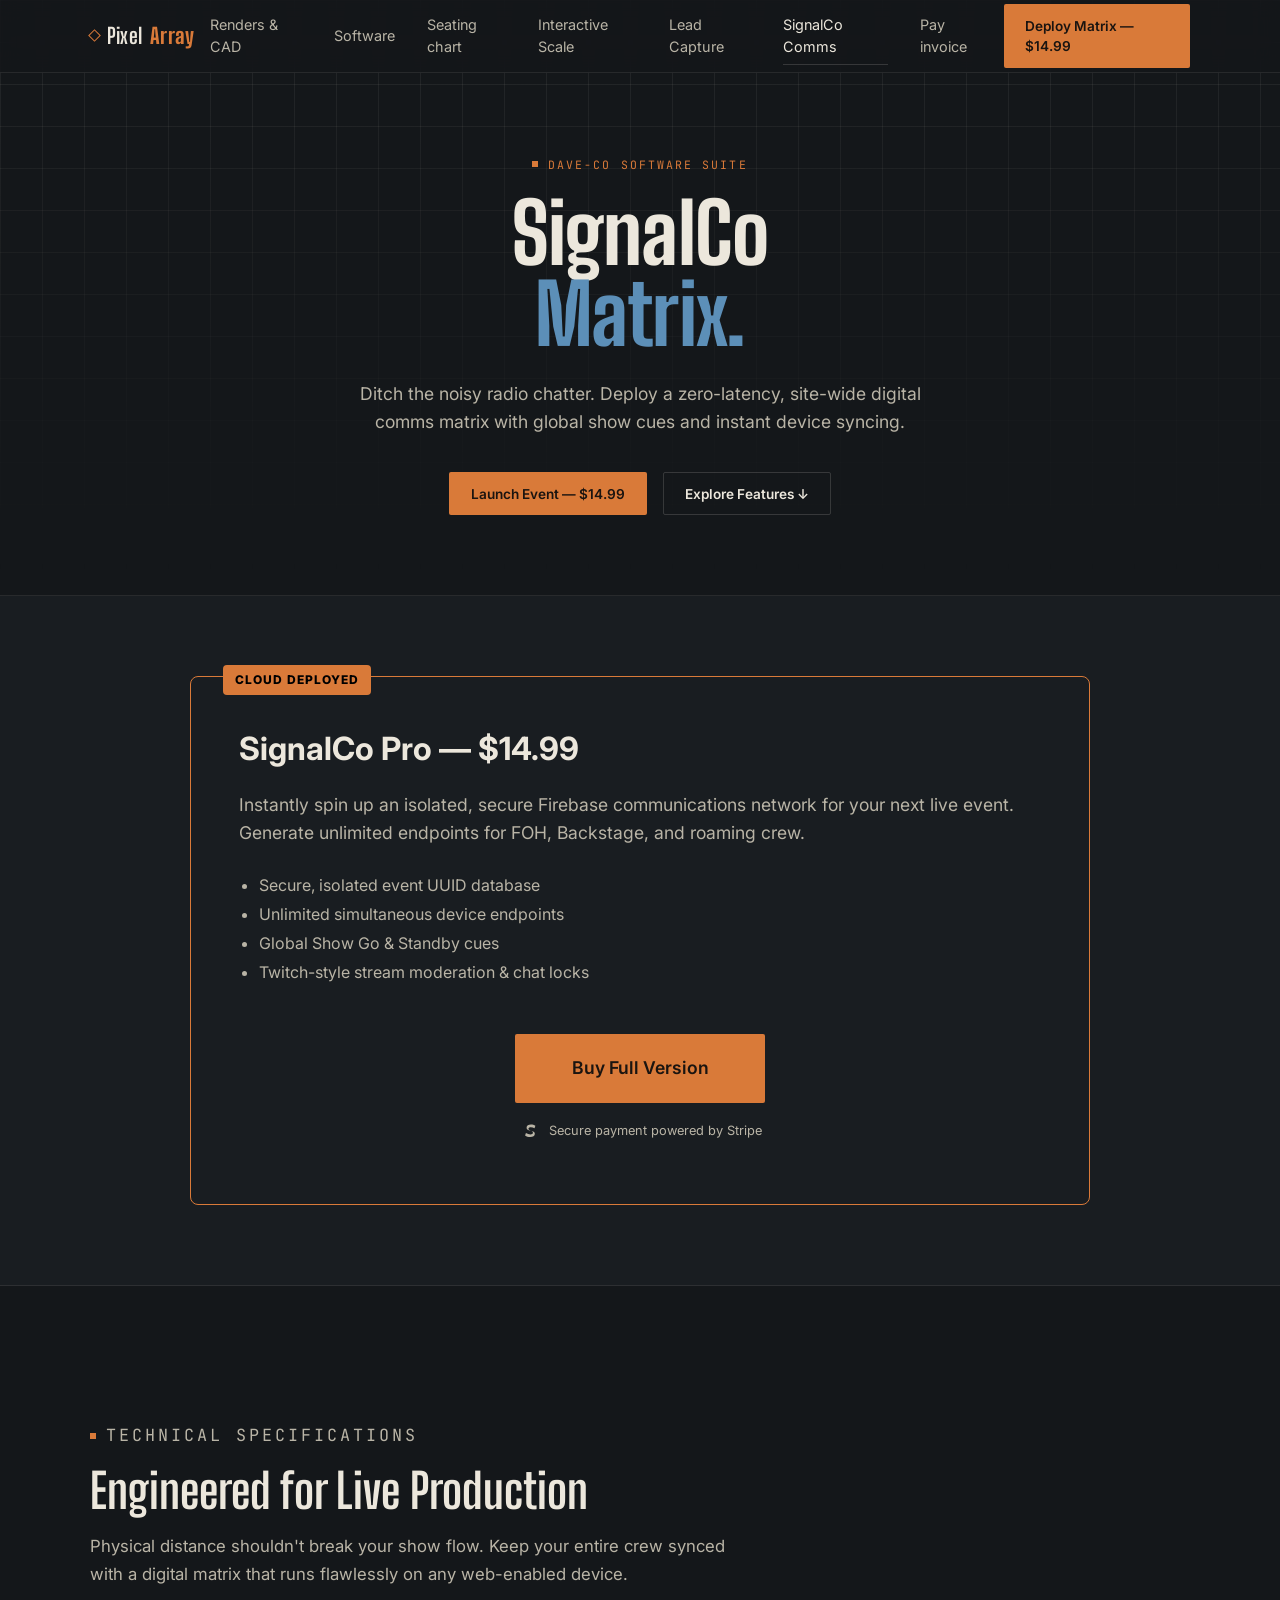
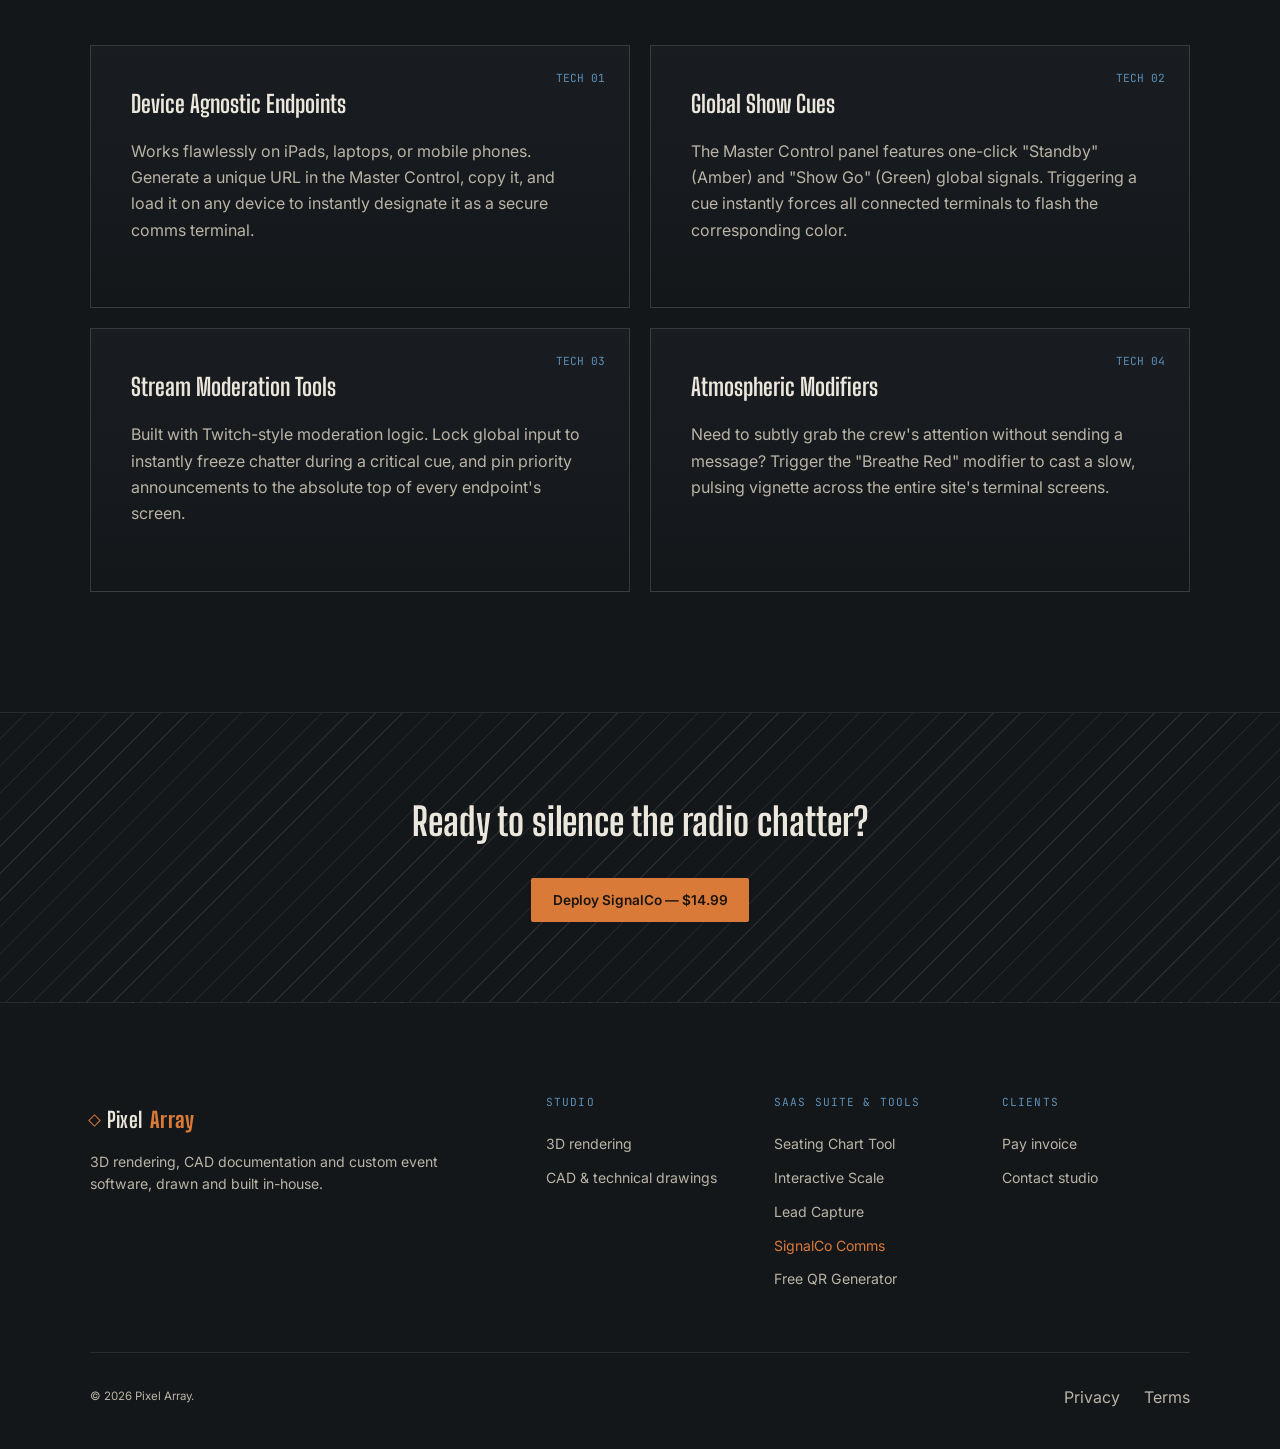
<file: Signal.html>
<!DOCTYPE html>
<html lang="en">
<head>
    <meta charset="UTF-8">
    <meta name="viewport" content="width=device-width, initial-scale=1.0">
    <title>SignalCo Live Event Comms Matrix | Pixel Array</title>
    <meta name="description" content="Deploy a zero-latency, site-wide digital comms matrix for your live event instantly. Features global show cues, stream moderation, and multi-terminal syncing for $14.99 per event.">
    <meta name="keywords" content="event messaging software, live production comms, digital comms matrix, show caller software, event production tools, digital run of show">
    
    <link rel="stylesheet" href="css/main.css">

    <script async src="https://www.googletagmanager.com/gtag/js?id=G-X68VEX2VRE"></script>
    <script>
      window.dataLayer = window.dataLayer || [];
      function gtag(){dataLayer.push(arguments);}
      gtag('js', new Date());
      gtag('config', 'G-X68VEX2VRE');
    </script>

    <!-- Comprehensive SEO Schema for SignalCo -->
    <script type="application/ld+json">
    {
      "@context": "https://schema.org",
      "@type": "SoftwareApplication",
      "name": "Dave-Co SignalCo Comms Matrix",
      "operatingSystem": "Web browser, iOS, Android, macOS, Windows",
      "applicationCategory": "CommunicationApplication",
      "description": "A digital, site-wide communications matrix for live event production. Features instant deployment, global show cues, and real-time chat moderation for event staff.",
      "offers": {
        "@type": "Offer",
        "price": "14.99",
        "priceCurrency": "AUD",
        "availability": "https://schema.org/InStock"
      },
      "publisher": {
        "@type": "Organization",
        "name": "Pixel Array",
        "url": "https://pixelarray.com.au"
      }
    }
    </script>
</head>
<body>

<a href="#main" class="sr-only focus:absolute">Skip to content</a>

<header class="site-head">
  <div class="head-row">
    <a href="index.html" class="brand"><span class="mark" aria-hidden="true"></span>Pixel<span class="x">Array</span></a>

    <nav class="primary" aria-label="Primary">
      <a href="index.html#renders">Renders &amp; CAD</a>
      <a href="index.html#software">Software</a>
      <a href="seating-chart.html">Seating chart</a>
      <a href="scale.html">Interactive Scale</a>
      <a href="expo.html">Lead Capture</a>
      <a href="signal.html" style="color: var(--paper); border-color: var(--line-strong);">SignalCo Comms</a>
      <a href="pay.html">Pay invoice</a>
    </nav>

    <div class="head-actions">
      <!-- Update this Stripe link when your Make.com flow is ready -->
      <a href="#" class="btn btn-marker">Deploy Matrix — $14.99</a>
      <button type="button" class="nav-toggle" data-nav-open aria-expanded="false" aria-controls="mobile-nav" aria-label="Open menu">
        <svg width="20" height="20" viewBox="0 0 24 24" fill="none" stroke="currentColor" stroke-width="2"><path d="M4 6h16M4 12h16M4 18h16"/></svg>
      </button>
    </div>
  </div>
</header>

<div class="scrim" data-scrim></div>
<nav id="mobile-nav" class="mobile-panel" data-nav-panel aria-label="Mobile">
  <button class="close" data-nav-close aria-label="Close menu">
    <svg width="20" height="20" viewBox="0 0 24 24" fill="none" stroke="currentColor" stroke-width="2"><path d="M6 18L18 6M6 6l12 12"/></svg>
  </button>
  <a href="index.html#renders">Renders &amp; CAD</a>
  <a href="index.html#software">Software</a>
  <a href="seating-chart.html">Seating chart</a>
  <a href="scale.html">Interactive Scale</a>
  <a href="expo.html">Lead Capture</a>
  <a href="signal.html">SignalCo Comms</a>
  <a href="qr.html">Free QR Tool</a>
  <a href="pay.html">Pay invoice</a>
</nav>

<main id="main">

  <!-- HERO SECTION -->
  <section class="hero">
    <div class="grid-bg" aria-hidden="true"></div>
    <div class="crosshair" aria-hidden="true"></div>
    <div class="hud" aria-hidden="true">X <span data-hud-x>0000</span> &nbsp; Y <span data-hud-y>0000</span></div>

    <div class="wrap hero-inner" style="grid-template-columns: 1fr; max-width: 800px; margin: 0 auto; text-align: center;">
      <div class="reveal">
        <p class="eyebrow">Dave-Co Software Suite</p>
        <h1 class="hero-title">SignalCo<br><em>Matrix.</em></h1>
        <p class="hero-sub" style="margin-left: auto; margin-right: auto;">Ditch the noisy radio chatter. Deploy a zero-latency, site-wide digital comms matrix with global show cues and instant device syncing.</p>
        <div class="hero-ctas" style="justify-content: center;">
          <a href="#" class="btn btn-marker">Launch Event — $14.99</a>
          <a href="#features" class="btn btn-ghost">Explore Features ↓</a>
        </div>
      </div>
    </div>
  </section>

  <!-- PRICING & DEPLOYMENT SECTION -->
  <section class="block strip" style="padding-top: 5rem; padding-bottom: 5rem;">
    <div class="wrap reveal">
        <div style="background: var(--ink-raised); padding: 3rem; border: 1px solid var(--marker); border-radius: 8px; position: relative; max-width: 900px; margin: 0 auto; display: flex; flex-direction: column; md:flex-row; gap: 3rem; align-items: center;">
            
            <div style="position: absolute; top: -12px; left: 32px; background: var(--marker); color: #000; font-size: 0.75rem; font-weight: 800; padding: 6px 12px; border-radius: 4px; text-transform: uppercase; letter-spacing: 1px;">Cloud Deployed</div>
            
            <div style="flex: 1;">
                <h2 style="margin-top: 0; font-size: 2rem; margin-bottom: 1rem;">SignalCo Pro — $14.99</h2>
                <p style="color: var(--paper-dim); font-size: 1.1rem; line-height: 1.6; margin-bottom: 1.5rem;">Instantly spin up an isolated, secure Firebase communications network for your next live event. Generate unlimited endpoints for FOH, Backstage, and roaming crew.</p>
                
                <ul style="list-style-type: disc; padding-left: 1.25rem; color: var(--paper-dim); line-height: 1.8; margin-bottom: 0;">
                    <li>Secure, isolated event UUID database</li>
                    <li>Unlimited simultaneous device endpoints</li>
                    <li>Global Show Go &amp; Standby cues</li>
                    <li>Twitch-style stream moderation &amp; chat locks</li>
                </ul>
            </div>
            
            <div style="min-width: 250px; text-align: center;">
                <a href="#" class="btn btn-marker" style="width: 100%; text-align: center; justify-content: center; padding: 1.25rem; font-size: 1.1rem;">Buy Full Version</a>
                <p style="margin-top: 1rem; font-size: 0.8rem; color: var(--paper-dim); display: flex; align-items: center; justify-content: center; gap: 6px;">
                    <svg width="24" height="24" viewBox="0 0 40 40" fill="currentColor">
                        <path d="M19.74,13.62c-2.31,0-4.04,1.06-4.04,2.79c0,1.54,1.44,2.4,3.75,2.98l2.12,.58c2.98,.77,4.81,2.02,4.81,4.52,0,3.37-3.17,5.58-7.79,5.58-3.08,0-6.15-1.15-8.46-2.69l1.44-4.13c2.4,1.35,5.19,2.4,7.4,2.4,2.6,0,4.23-1.06,4.23-2.88,0-1.63-1.35-2.5-3.85-3.08l-1.92-.48c-3.17-.87-4.81-2.21-4.81-4.52,0-3.37,3.08-5.38,7.31-5.38,2.79,0,5.29,.87,7.4,2.12l-1.44,4.04c-1.92-1.06-4.23-1.83-6.15-1.83Z"/>
                    </svg>
                    Secure payment powered by Stripe
                </p>
            </div>

        </div>
    </div>
  </section>

  <!-- FEATURES GRID -->
  <section id="features" class="block">
    <div class="wrap">
      <div class="block-head reveal">
        <p class="eyebrow">Technical Specifications</p>
        <h2>Engineered for Live Production</h2>
        <p>Physical distance shouldn't break your show flow. Keep your entire crew synced with a digital matrix that runs flawlessly on any web-enabled device.</p>
      </div>

      <div class="feature-grid">
        <article class="feature reveal">
          <span class="frame-no">TECH 01</span>
          <h3>Device Agnostic Endpoints</h3>
          <p>Works flawlessly on iPads, laptops, or mobile phones. Generate a unique URL in the Master Control, copy it, and load it on any device to instantly designate it as a secure comms terminal.</p>
        </article>

        <article class="feature reveal" style="transition-delay:50ms">
          <span class="frame-no">TECH 02</span>
          <h3>Global Show Cues</h3>
          <p>The Master Control panel features one-click "Standby" (Amber) and "Show Go" (Green) global signals. Triggering a cue instantly forces all connected terminals to flash the corresponding color.</p>
        </article>

        <article class="feature reveal" style="transition-delay:100ms">
          <span class="frame-no">TECH 03</span>
          <h3>Stream Moderation Tools</h3>
          <p>Built with Twitch-style moderation logic. Lock global input to instantly freeze chatter during a critical cue, and pin priority announcements to the absolute top of every endpoint's screen.</p>
        </article>

        <article class="feature reveal" style="transition-delay:150ms">
          <span class="frame-no">TECH 04</span>
          <h3>Atmospheric Modifiers</h3>
          <p>Need to subtly grab the crew's attention without sending a message? Trigger the "Breathe Red" modifier to cast a slow, pulsing vignette across the entire site's terminal screens.</p>
        </article>
      </div>
    </div>
  </section>

  <section class="cta-band">
    <div class="wrap reveal">
      <h3>Ready to silence the radio chatter?</h3>
      <a href="#" class="btn btn-marker">Deploy SignalCo — $14.99</a>
    </div>
  </section>

</main>

<footer id="contact">
  <div class="wrap">
    <div class="foot-grid">
      <div class="foot-col" style="grid-column: span 2;">
        <p class="brand" style="margin-bottom:0.75rem;"><span class="mark" aria-hidden="true"></span>Pixel<span class="x">Array</span></p>
        <p style="color:var(--paper-dim);font-size:0.88rem;line-height:1.6;max-width:22rem;">3D rendering, CAD documentation and custom event software, drawn and built in-house.</p>
      </div>
      <div class="foot-col">
        <p class="ft-head">Studio</p>
        <a href="index.html#renders">3D rendering</a>
        <a href="index.html#renders">CAD &amp; technical drawings</a>
      </div>
      <div class="foot-col">
        <p class="ft-head">SaaS Suite &amp; Tools</p>
        <a href="seating-chart.html">Seating Chart Tool</a>
        <a href="scale.html">Interactive Scale</a>
        <a href="expo.html">Lead Capture</a>
        <a href="signal.html" style="color: var(--marker);">SignalCo Comms</a>
        <a href="qr.html">Free QR Generator</a>
      </div>
      <div class="foot-col">
        <p class="ft-head">Clients</p>
        <a href="pay.html">Pay invoice</a>
        <a href="index.html#contact">Contact studio</a>
      </div>
    </div>

    <div class="foot-bottom">
      <small>© <span id="y"></span> Pixel Array.</small>
      <span class="legal">
        <a href="privacy.html">Privacy</a>
        <a href="terms.html">Terms</a>
      </span>
    </div>
  </div>
</footer>

<script>document.getElementById('y').textContent = new Date().getFullYear();</script>
<script src="js/main.js"></script>
</body>
</html>
</file>
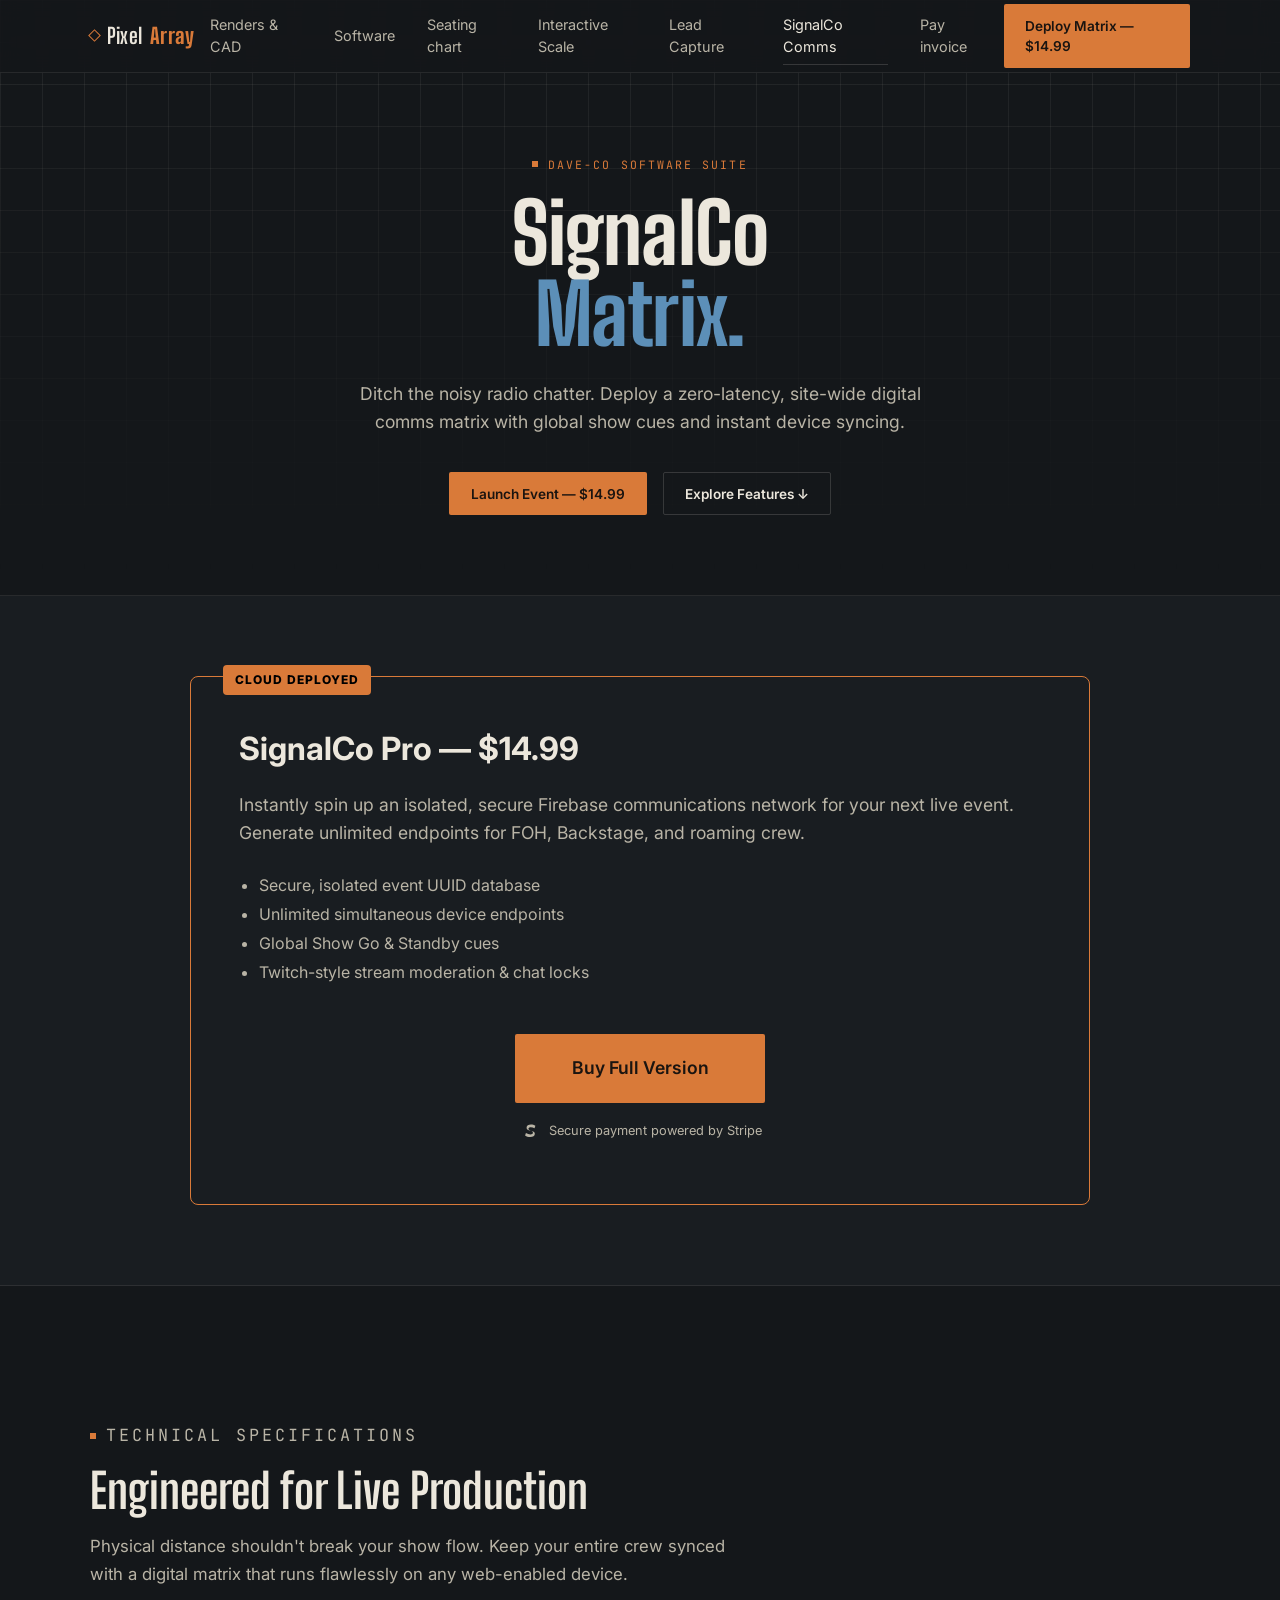
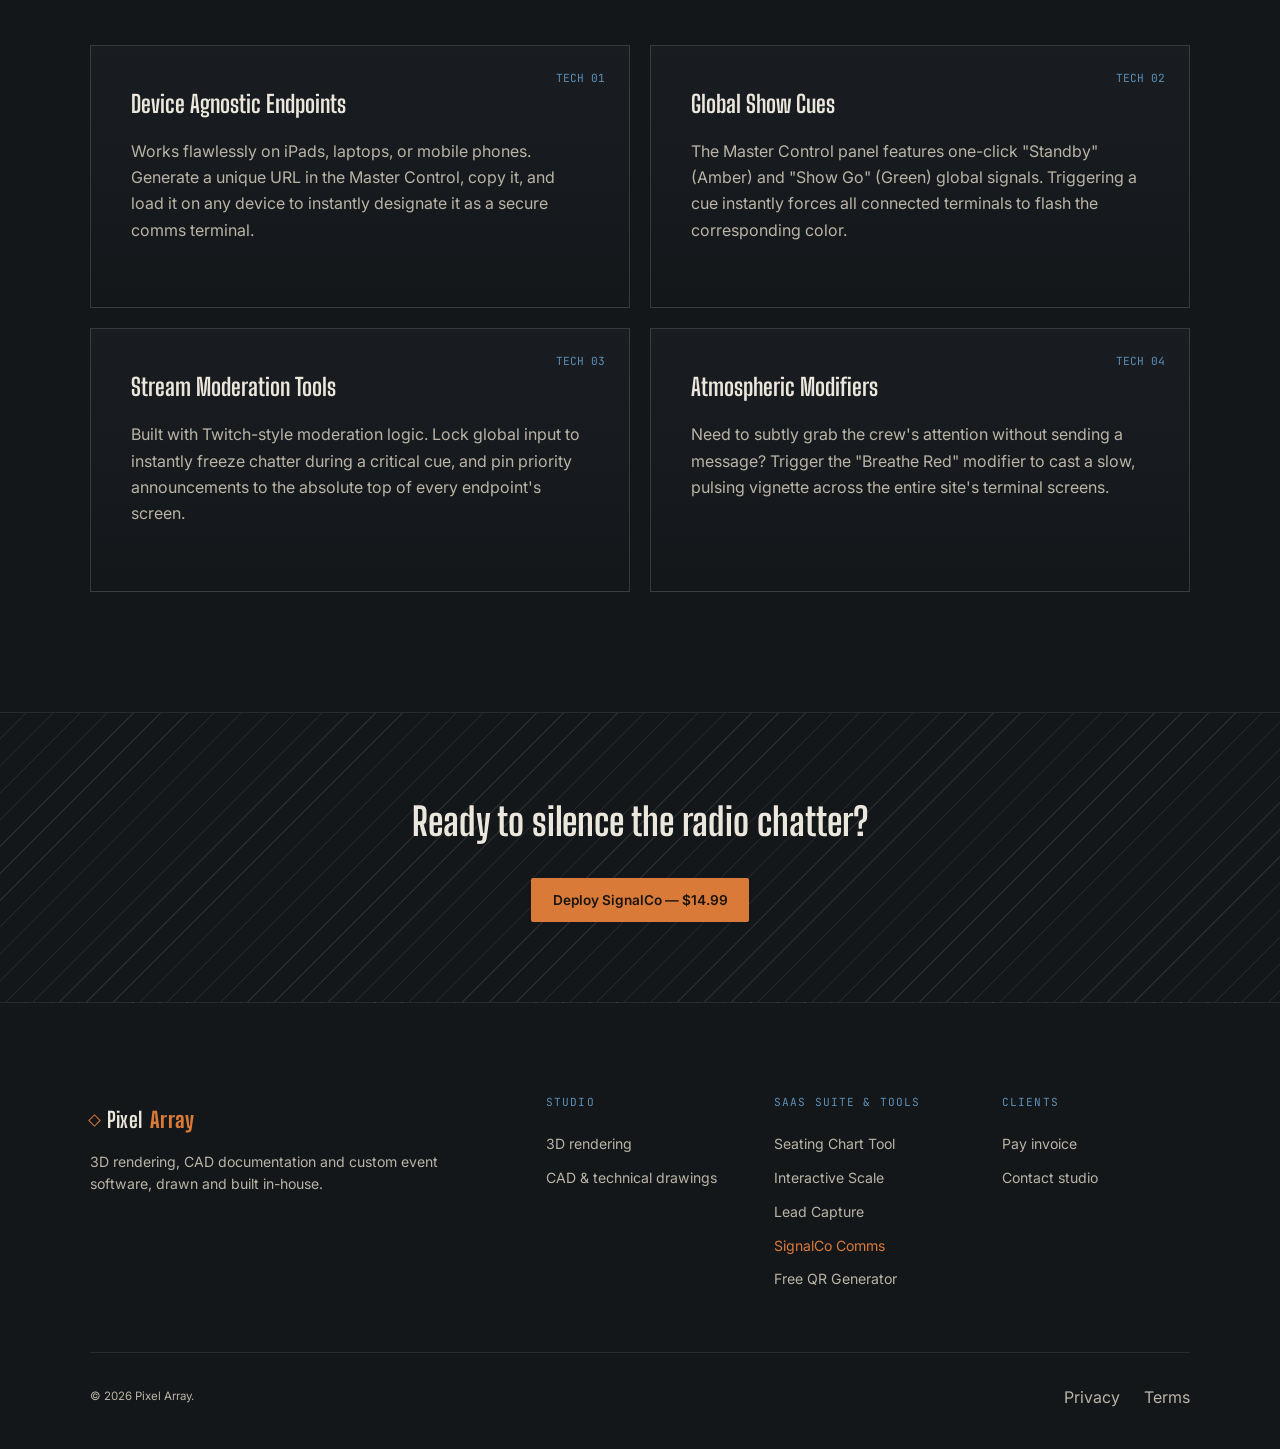
<file: SignalCo.html>
<!DOCTYPE html>
<html lang="en">
<head>
    <meta charset="UTF-8">
    <meta name="viewport" content="width=device-width, initial-scale=1.0">
    <title>SignalCo Live Event Comms Matrix | Pixel Array</title>
    <meta name="description" content="Deploy a zero-latency, site-wide digital comms matrix for your live event instantly. Features global show cues, stream moderation, and multi-terminal syncing for $14.99 per event.">
    <meta name="keywords" content="event messaging software, live production comms, digital comms matrix, show caller software, event production tools, digital run of show">
    
    <link rel="stylesheet" href="css/main.css">

    <script async src="https://www.googletagmanager.com/gtag/js?id=G-X68VEX2VRE"></script>
    <script>
      window.dataLayer = window.dataLayer || [];
      function gtag(){dataLayer.push(arguments);}
      gtag('js', new Date());
      gtag('config', 'G-X68VEX2VRE');
    </script>

    <!-- Comprehensive SEO Schema for SignalCo -->
    <script type="application/ld+json">
    {
      "@context": "https://schema.org",
      "@type": "SoftwareApplication",
      "name": "Dave-Co SignalCo Comms Matrix",
      "operatingSystem": "Web browser, iOS, Android, macOS, Windows",
      "applicationCategory": "CommunicationApplication",
      "description": "A digital, site-wide communications matrix for live event production. Features instant deployment, global show cues, and real-time chat moderation for event staff.",
      "offers": {
        "@type": "Offer",
        "price": "14.99",
        "priceCurrency": "AUD",
        "availability": "https://schema.org/InStock"
      },
      "publisher": {
        "@type": "Organization",
        "name": "Pixel Array",
        "url": "https://pixelarray.com.au"
      }
    }
    </script>
</head>
<body>

<a href="#main" class="sr-only focus:absolute">Skip to content</a>

<header class="site-head">
  <div class="head-row">
    <a href="index.html" class="brand"><span class="mark" aria-hidden="true"></span>Pixel<span class="x">Array</span></a>

    <nav class="primary" aria-label="Primary">
      <a href="index.html#renders">Renders &amp; CAD</a>
      <a href="index.html#software">Software</a>
      <a href="seating-chart.html">Seating chart</a>
      <a href="scale.html">Interactive Scale</a>
      <a href="expo.html">Lead Capture</a>
      <a href="signal.html" style="color: var(--paper); border-color: var(--line-strong);">SignalCo Comms</a>
      <a href="pay.html">Pay invoice</a>
    </nav>

    <div class="head-actions">
      <!-- Update this Stripe link when your Make.com flow is ready -->
      <a href="#" class="btn btn-marker">Deploy Matrix — $14.99</a>
      <button type="button" class="nav-toggle" data-nav-open aria-expanded="false" aria-controls="mobile-nav" aria-label="Open menu">
        <svg width="20" height="20" viewBox="0 0 24 24" fill="none" stroke="currentColor" stroke-width="2"><path d="M4 6h16M4 12h16M4 18h16"/></svg>
      </button>
    </div>
  </div>
</header>

<div class="scrim" data-scrim></div>
<nav id="mobile-nav" class="mobile-panel" data-nav-panel aria-label="Mobile">
  <button class="close" data-nav-close aria-label="Close menu">
    <svg width="20" height="20" viewBox="0 0 24 24" fill="none" stroke="currentColor" stroke-width="2"><path d="M6 18L18 6M6 6l12 12"/></svg>
  </button>
  <a href="index.html#renders">Renders &amp; CAD</a>
  <a href="index.html#software">Software</a>
  <a href="seating-chart.html">Seating chart</a>
  <a href="scale.html">Interactive Scale</a>
  <a href="expo.html">Lead Capture</a>
  <a href="signal.html">SignalCo Comms</a>
  <a href="qr.html">Free QR Tool</a>
  <a href="pay.html">Pay invoice</a>
</nav>

<main id="main">

  <!-- HERO SECTION -->
  <section class="hero">
    <div class="grid-bg" aria-hidden="true"></div>
    <div class="crosshair" aria-hidden="true"></div>
    <div class="hud" aria-hidden="true">X <span data-hud-x>0000</span> &nbsp; Y <span data-hud-y>0000</span></div>

    <div class="wrap hero-inner" style="grid-template-columns: 1fr; max-width: 800px; margin: 0 auto; text-align: center;">
      <div class="reveal">
        <p class="eyebrow">Dave-Co Software Suite</p>
        <h1 class="hero-title">SignalCo<br><em>Matrix.</em></h1>
        <p class="hero-sub" style="margin-left: auto; margin-right: auto;">Ditch the noisy radio chatter. Deploy a zero-latency, site-wide digital comms matrix with global show cues and instant device syncing.</p>
        <div class="hero-ctas" style="justify-content: center;">
          <a href="#" class="btn btn-marker">Launch Event — $14.99</a>
          <a href="#features" class="btn btn-ghost">Explore Features ↓</a>
        </div>
      </div>
    </div>
  </section>

  <!-- PRICING & DEPLOYMENT SECTION -->
  <section class="block strip" style="padding-top: 5rem; padding-bottom: 5rem;">
    <div class="wrap reveal">
        <div style="background: var(--ink-raised); padding: 3rem; border: 1px solid var(--marker); border-radius: 8px; position: relative; max-width: 900px; margin: 0 auto; display: flex; flex-direction: column; md:flex-row; gap: 3rem; align-items: center;">
            
            <div style="position: absolute; top: -12px; left: 32px; background: var(--marker); color: #000; font-size: 0.75rem; font-weight: 800; padding: 6px 12px; border-radius: 4px; text-transform: uppercase; letter-spacing: 1px;">Cloud Deployed</div>
            
            <div style="flex: 1;">
                <h2 style="margin-top: 0; font-size: 2rem; margin-bottom: 1rem;">SignalCo Pro — $14.99</h2>
                <p style="color: var(--paper-dim); font-size: 1.1rem; line-height: 1.6; margin-bottom: 1.5rem;">Instantly spin up an isolated, secure Firebase communications network for your next live event. Generate unlimited endpoints for FOH, Backstage, and roaming crew.</p>
                
                <ul style="list-style-type: disc; padding-left: 1.25rem; color: var(--paper-dim); line-height: 1.8; margin-bottom: 0;">
                    <li>Secure, isolated event UUID database</li>
                    <li>Unlimited simultaneous device endpoints</li>
                    <li>Global Show Go &amp; Standby cues</li>
                    <li>Twitch-style stream moderation &amp; chat locks</li>
                </ul>
            </div>
            
            <div style="min-width: 250px; text-align: center;">
                <a href="#" class="btn btn-marker" style="width: 100%; text-align: center; justify-content: center; padding: 1.25rem; font-size: 1.1rem;">Buy Full Version</a>
                <p style="margin-top: 1rem; font-size: 0.8rem; color: var(--paper-dim); display: flex; align-items: center; justify-content: center; gap: 6px;">
                    <svg width="24" height="24" viewBox="0 0 40 40" fill="currentColor">
                        <path d="M19.74,13.62c-2.31,0-4.04,1.06-4.04,2.79c0,1.54,1.44,2.4,3.75,2.98l2.12,.58c2.98,.77,4.81,2.02,4.81,4.52,0,3.37-3.17,5.58-7.79,5.58-3.08,0-6.15-1.15-8.46-2.69l1.44-4.13c2.4,1.35,5.19,2.4,7.4,2.4,2.6,0,4.23-1.06,4.23-2.88,0-1.63-1.35-2.5-3.85-3.08l-1.92-.48c-3.17-.87-4.81-2.21-4.81-4.52,0-3.37,3.08-5.38,7.31-5.38,2.79,0,5.29,.87,7.4,2.12l-1.44,4.04c-1.92-1.06-4.23-1.83-6.15-1.83Z"/>
                    </svg>
                    Secure payment powered by Stripe
                </p>
            </div>

        </div>
    </div>
  </section>

  <!-- FEATURES GRID -->
  <section id="features" class="block">
    <div class="wrap">
      <div class="block-head reveal">
        <p class="eyebrow">Technical Specifications</p>
        <h2>Engineered for Live Production</h2>
        <p>Physical distance shouldn't break your show flow. Keep your entire crew synced with a digital matrix that runs flawlessly on any web-enabled device.</p>
      </div>

      <div class="feature-grid">
        <article class="feature reveal">
          <span class="frame-no">TECH 01</span>
          <h3>Device Agnostic Endpoints</h3>
          <p>Works flawlessly on iPads, laptops, or mobile phones. Generate a unique URL in the Master Control, copy it, and load it on any device to instantly designate it as a secure comms terminal.</p>
        </article>

        <article class="feature reveal" style="transition-delay:50ms">
          <span class="frame-no">TECH 02</span>
          <h3>Global Show Cues</h3>
          <p>The Master Control panel features one-click "Standby" (Amber) and "Show Go" (Green) global signals. Triggering a cue instantly forces all connected terminals to flash the corresponding color.</p>
        </article>

        <article class="feature reveal" style="transition-delay:100ms">
          <span class="frame-no">TECH 03</span>
          <h3>Stream Moderation Tools</h3>
          <p>Built with Twitch-style moderation logic. Lock global input to instantly freeze chatter during a critical cue, and pin priority announcements to the absolute top of every endpoint's screen.</p>
        </article>

        <article class="feature reveal" style="transition-delay:150ms">
          <span class="frame-no">TECH 04</span>
          <h3>Atmospheric Modifiers</h3>
          <p>Need to subtly grab the crew's attention without sending a message? Trigger the "Breathe Red" modifier to cast a slow, pulsing vignette across the entire site's terminal screens.</p>
        </article>
      </div>
    </div>
  </section>

  <section class="cta-band">
    <div class="wrap reveal">
      <h3>Ready to silence the radio chatter?</h3>
      <a href="#" class="btn btn-marker">Deploy SignalCo — $14.99</a>
    </div>
  </section>

</main>

<footer id="contact">
  <div class="wrap">
    <div class="foot-grid">
      <div class="foot-col" style="grid-column: span 2;">
        <p class="brand" style="margin-bottom:0.75rem;"><span class="mark" aria-hidden="true"></span>Pixel<span class="x">Array</span></p>
        <p style="color:var(--paper-dim);font-size:0.88rem;line-height:1.6;max-width:22rem;">3D rendering, CAD documentation and custom event software, drawn and built in-house.</p>
      </div>
      <div class="foot-col">
        <p class="ft-head">Studio</p>
        <a href="index.html#renders">3D rendering</a>
        <a href="index.html#renders">CAD &amp; technical drawings</a>
      </div>
      <div class="foot-col">
        <p class="ft-head">SaaS Suite &amp; Tools</p>
        <a href="seating-chart.html">Seating Chart Tool</a>
        <a href="scale.html">Interactive Scale</a>
        <a href="expo.html">Lead Capture</a>
        <a href="signal.html" style="color: var(--marker);">SignalCo Comms</a>
        <a href="qr.html">Free QR Generator</a>
      </div>
      <div class="foot-col">
        <p class="ft-head">Clients</p>
        <a href="pay.html">Pay invoice</a>
        <a href="index.html#contact">Contact studio</a>
      </div>
    </div>

    <div class="foot-bottom">
      <small>© <span id="y"></span> Pixel Array.</small>
      <span class="legal">
        <a href="privacy.html">Privacy</a>
        <a href="terms.html">Terms</a>
      </span>
    </div>
  </div>
</footer>

<script>document.getElementById('y').textContent = new Date().getFullYear();</script>
<script src="js/main.js"></script>
</body>
</html>
</file>
<file: css/main.css>
/* ===================================================================
   Pixel Array — Renders, CAD & Software
   Design language: a working drafting table, not a SaaS dashboard.
   =================================================================== */

@import url('https://fonts.googleapis.com/css2?family=Big+Shoulders+Display:wght@500;600;700;800&family=Inter:wght@400;500;600&family=JetBrains+Mono:wght@400;500&display=swap');

:root{
  --ink:        #14171a;
  --ink-raised: #191d21;
  --paper:      #ece7dc;
  --paper-dim:  #b9b4a6;
  --line:       rgba(236,231,220,0.09);
  --line-strong:rgba(236,231,220,0.16);
  --blueprint:  #5c8fb8;
  --blueprint-dim: #436a87;
  --marker:     #d97a39;
  --marker-dim: #a85d2b;

  --display: 'Big Shoulders Display', sans-serif;
  --body:    'Inter', sans-serif;
  --mono:    'JetBrains Mono', monospace;

  --nav-h: 4.5rem;
  --container: 1180px;
}

*{box-sizing:border-box;}
html{scroll-behavior:smooth;}
body{
  margin:0;
  background:var(--ink);
  color:var(--paper);
  font-family:var(--body);
  font-size:16px;
  line-height:1.5;
  -webkit-font-smoothing:antialiased;
  overflow-x:hidden;
}
a{color:inherit;text-decoration:none;}
img{max-width:100%;display:block;}
.sr-only{position:absolute;width:1px;height:1px;overflow:hidden;clip:rect(0 0 0 0);}
.sr-only.focus\:absolute:focus{position:absolute;width:auto;height:auto;clip:auto;}

.wrap{max-width:var(--container);margin:0 auto;padding-inline:1.5rem;}
@media(min-width:768px){.wrap{padding-inline:2.5rem;}}

/* ---------- blueprint grid backdrop ---------- */
.grid-bg{
  position:absolute;inset:0;
  background-image:
    linear-gradient(var(--line) 1px, transparent 1px),
    linear-gradient(90deg, var(--line) 1px, transparent 1px);
  background-size:42px 42px;
  mask-image:linear-gradient(to bottom, rgba(0,0,0,0.9), rgba(0,0,0,0.15) 70%, transparent);
  pointer-events:none;
}

/* ---------- header / nav ---------- */
header.site-head{
  position:fixed;top:0;left:0;right:0;z-index:60;
  border-bottom:1px solid var(--line);
  background:rgba(20,23,26,0.86);
  backdrop-filter:blur(10px);
}
.head-row{
  max-width:var(--container);margin:0 auto;padding-inline:1.5rem;
  height:var(--nav-h);
  display:flex;align-items:center;justify-content:space-between;gap:1rem;
}
@media(min-width:768px){.head-row{padding-inline:2.5rem;}}

.brand{
  font-family:var(--display);
  font-weight:700;
  font-size:1.35rem;
  letter-spacing:0.01em;
  color:var(--paper);
  display:flex;align-items:center;gap:0.5rem;
}
.brand .mark{
  width:9px;height:9px;border:1.5px solid var(--marker);
  transform:rotate(45deg);
}
.brand .x{color:var(--marker);font-weight:800;}

nav.primary{display:none;align-items:center;gap:2rem;font-size:0.9rem;color:var(--paper-dim);}
@media(min-width:1024px){nav.primary{display:flex;}}
nav.primary a{padding:0.4rem 0;border-bottom:1px solid transparent;transition:color .15s, border-color .15s;}
nav.primary a:hover{color:var(--paper);border-color:var(--line-strong);}

.head-actions{display:flex;align-items:center;gap:0.75rem;}
.btn{
  display:inline-flex;align-items:center;justify-content:center;gap:.5rem;
  font-family:var(--body);font-weight:600;font-size:0.85rem;
  padding:0.65rem 1.3rem;
  border-radius:2px;
  cursor:pointer;border:1px solid transparent;
  transition:transform .12s ease, background .15s, border-color .15s, color .15s;
}
.btn:active{transform:translateY(1px);}
.btn-marker{background:var(--marker);color:#1a1410;}
.btn-marker:hover{background:#e6864a;}
.btn-ghost{border-color:var(--line-strong);color:var(--paper);}
.btn-ghost:hover{border-color:var(--blueprint);color:var(--blueprint);}

.btn-marker.hidden-sm, .head-actions .btn-marker{display:none;}
@media(min-width:640px){.head-actions .btn-marker{display:inline-flex;}}

.nav-toggle{
  display:inline-flex;lg-hidden:true;
  padding:0.5rem;border:1px solid var(--line-strong);background:transparent;color:var(--paper);
  border-radius:2px;cursor:pointer;
}
@media(min-width:1024px){.nav-toggle{display:none;}}

.mobile-panel{
  position:fixed;top:0;right:0;bottom:0;width:min(82vw,22rem);
  background:var(--ink-raised);border-left:1px solid var(--line-strong);
  padding:5.5rem 1.75rem 2rem;z-index:70;
  transform:translateX(100%);transition:transform .3s ease;
}
.mobile-panel.open{transform:translateX(0);}
.mobile-panel a{display:block;padding:0.65rem 0;font-size:1rem;color:var(--paper);border-bottom:1px solid var(--line);}
.mobile-panel .close{position:absolute;top:1.5rem;right:1.5rem;background:none;border:none;color:var(--paper-dim);cursor:pointer;}
.scrim{position:fixed;inset:0;background:rgba(0,0,0,0.5);z-index:65;opacity:0;pointer-events:none;transition:opacity .25s;}
.scrim.open{opacity:1;pointer-events:auto;}

/* ---------- HUD coordinate readout (signature element) ---------- */
.hud{
  position:absolute;display:flex;gap:1rem;
  font-family:var(--mono);font-size:0.7rem;letter-spacing:0.04em;
  color:var(--blueprint);pointer-events:none;
  opacity:0;transition:opacity .4s ease;
}
.hud.show{opacity:1;}
.hud span{color:var(--paper-dim);}
.crosshair{
  position:absolute;width:18px;height:18px;pointer-events:none;
  border:1px solid var(--blueprint);opacity:0;transition:opacity .3s;
}
.crosshair::before,.crosshair::after{content:'';position:absolute;background:var(--blueprint);}
.crosshair::before{left:50%;top:-6px;width:1px;height:6px;}
.crosshair::after{left:-6px;top:50%;width:6px;height:1px;}
.crosshair.show{opacity:0.85;}

/* ---------- hero ---------- */
.hero{
  position:relative;
  padding-top:calc(var(--nav-h) + 4.5rem);
  padding-bottom:5rem;
  border-bottom:1px solid var(--line);
  overflow:hidden;
}
.hero-inner{
  position:relative;z-index:2;
  display:grid;grid-template-columns:1fr;gap:3rem;
  align-items:end;
}
@media(min-width:1024px){.hero-inner{grid-template-columns:1.25fr 0.75fr;}}

.eyebrow{
  font-family:var(--mono);font-size:0.72rem;letter-spacing:0.18em;text-transform:uppercase;
  color:var(--marker);display:inline-flex;align-items:center;gap:0.6rem;margin-bottom:1.25rem;
}
.eyebrow::before{content:'';width:6px;height:6px;background:var(--marker);display:inline-block;}

h1.hero-title{
  font-family:var(--display);font-weight:800;
  font-size:clamp(2.6rem, 6.5vw, 5.4rem);
  line-height:0.98;letter-spacing:-0.01em;
  color:var(--paper);margin:0 0 1.5rem;
}
h1.hero-title em{
  font-style:normal;color:var(--blueprint);
}
.hero-sub{
  font-size:1.1rem;color:var(--paper-dim);max-width:36rem;line-height:1.6;margin-bottom:2.25rem;
}
.hero-ctas{display:flex;flex-wrap:wrap;gap:1rem;}

/* annotated drafting panel */
.draft-panel{
  border:1px solid var(--line-strong);background:var(--ink-raised);
  padding:1.5rem;position:relative;
}
.draft-panel .tag{
  font-family:var(--mono);font-size:0.68rem;color:var(--paper-dim);
  display:flex;justify-content:space-between;border-bottom:1px dashed var(--line-strong);
  padding-bottom:0.85rem;margin-bottom:1rem;
}
.draft-panel ul{list-style:none;margin:0;padding:0;display:grid;gap:0.85rem;}
.draft-panel li{
  display:flex;justify-content:space-between;align-items:baseline;
  font-size:0.88rem;color:var(--paper);border-bottom:1px solid var(--line);padding-bottom:0.6rem;
}
.draft-panel li span{font-family:var(--mono);font-size:0.75rem;color:var(--blueprint);}

/* ---------- strip / metrics ---------- */
.strip{border-bottom:1px solid var(--line);background:var(--ink-raised);}
.strip-grid{
  display:grid;grid-template-columns:repeat(2,1fr);
  padding-block:2.25rem;
}
@media(min-width:768px){.strip-grid{grid-template-columns:repeat(4,1fr);}}
.strip-item{padding:0.5rem 1.5rem;border-left:1px solid var(--line);}
.strip-item:first-child{border-left:none;}
.strip-item .num{font-family:var(--display);font-weight:700;font-size:1.5rem;color:var(--paper);}
.strip-item .label{font-family:var(--mono);font-size:0.7rem;letter-spacing:0.05em;color:var(--paper-dim);margin-top:0.35rem;text-transform:uppercase;}

/* ---------- section scaffolding ---------- */
section.block{padding-block:6rem;border-bottom:1px solid var(--line);}
@media(min-width:768px){section.block{padding-block:7.5rem;}}
.block-head{max-width:42rem;margin-bottom:3.5rem;}
.block-head .eyebrow{margin-bottom:1rem;}
.block-head h2{
  font-family:var(--display);font-weight:700;font-size:clamp(1.9rem,4vw,3rem);
  color:var(--paper);margin:0 0 1rem;line-height:1.05;
}
.block-head p{color:var(--paper-dim);font-size:1.05rem;line-height:1.65;}

/* feature cards */
.feature-grid{display:grid;grid-template-columns:1fr;gap:1.25rem;}
@media(min-width:900px){.feature-grid{grid-template-columns:1fr 1fr;}}
.feature{
  border:1px solid var(--line-strong);padding:2.5rem;
  background:linear-gradient(180deg, var(--ink-raised), var(--ink));
  position:relative;
}
.feature .frame-no{
  font-family:var(--mono);font-size:0.7rem;color:var(--blueprint);
  position:absolute;top:1.5rem;right:1.5rem;
}
.feature h3{font-family:var(--display);font-weight:700;font-size:1.5rem;color:var(--paper);margin:0 0 0.85rem;}
.feature p{color:var(--paper-dim);line-height:1.65;margin-bottom:1.5rem;}
.feature ul{list-style:none;margin:0;padding:0;border-top:1px solid var(--line);padding-top:1.25rem;display:grid;gap:0.6rem;}
.feature li{font-size:0.88rem;color:var(--paper-dim);display:flex;gap:0.6rem;}
.feature li::before{content:'';width:8px;height:1px;background:var(--marker);margin-top:0.6rem;flex-shrink:0;}

/* pipeline (real sequence -> numbering justified) */
.pipeline{display:grid;grid-template-columns:1fr;gap:0;border-top:1px solid var(--line-strong);}
@media(min-width:860px){.pipeline{grid-template-columns:repeat(5,1fr);}}
.pipe-step{
  padding:1.75rem 1.5rem;border-bottom:1px solid var(--line-strong);
  border-right:1px solid var(--line-strong);
}
@media(min-width:860px){.pipe-step:last-child{border-right:none;}}
.pipe-step .pn{font-family:var(--mono);color:var(--marker);font-size:0.75rem;}
.pipe-step h4{font-family:var(--display);font-weight:600;font-size:1.05rem;color:var(--paper);margin:0.6rem 0 0.4rem;}
.pipe-step p{font-size:0.82rem;color:var(--paper-dim);line-height:1.5;margin:0;}

/* software section list rows */
.spec-rows{border-top:1px solid var(--line-strong);}
.spec-row{
  display:flex;justify-content:space-between;align-items:center;gap:1rem;
  padding:1.4rem 0;border-bottom:1px solid var(--line);
}
.spec-row .name{font-size:1rem;color:var(--paper);font-weight:500;}
.spec-row .meta{font-family:var(--mono);font-size:0.75rem;color:var(--blueprint);text-align:right;flex-shrink:0;}
.spec-row p{margin:0.3rem 0 0;color:var(--paper-dim);font-size:0.85rem;max-width:34rem;}

/* CTA banner */
.cta-band{
  padding-block:5rem;text-align:center;border-bottom:1px solid var(--line);
  background:
    repeating-linear-gradient(135deg, transparent 0 18px, var(--line) 18px 19px);
}
.cta-band h3{font-family:var(--display);font-weight:700;font-size:clamp(1.6rem,3.5vw,2.4rem);color:var(--paper);max-width:38rem;margin:0 auto 1.75rem;}

/* footer */
footer{padding-block:5rem 2.5rem;}
.book-panel{
  border:1px solid var(--line-strong);background:var(--ink-raised);
  padding:2.5rem;margin-bottom:4.5rem;
  display:grid;grid-template-columns:1fr;gap:2.5rem;
}
@media(min-width:860px){.book-panel{grid-template-columns:1.1fr 0.9fr;}}
.book-panel h2{font-family:var(--display);font-size:1.9rem;color:var(--paper);margin:0 0 0.85rem;}
.book-panel p{color:var(--paper-dim);line-height:1.6;margin-bottom:1.5rem;}
.contact-line{display:flex;justify-content:space-between;padding:0.9rem 0;border-bottom:1px solid var(--line);font-size:0.9rem;}
.contact-line .k{color:var(--paper-dim);}
.contact-line .v{color:var(--paper);font-weight:500;}

.foot-grid{display:grid;grid-template-columns:repeat(2,1fr);gap:2.5rem;margin-bottom:3.5rem;}
@media(min-width:768px){.foot-grid{grid-template-columns:repeat(5,1fr);}}
.foot-col .ft-head{font-family:var(--mono);font-size:0.7rem;letter-spacing:0.1em;text-transform:uppercase;color:var(--blueprint);margin-bottom:1rem;}
.foot-col a{display:block;font-size:0.88rem;color:var(--paper-dim);padding-block:0.4rem;}
.foot-col a:hover{color:var(--paper);}

.foot-bottom{
  border-top:1px solid var(--line);padding-top:2rem;
  display:flex;flex-direction:column;gap:1.25rem;
}
@media(min-width:640px){.foot-bottom{flex-direction:row;justify-content:space-between;align-items:center;}}
.foot-bottom small{color:var(--paper-dim);font-size:0.72rem;}
.foot-bottom .legal a{margin-left:1.25rem;color:var(--paper-dim);}
.foot-bottom .legal a:hover{color:var(--paper);}

/* reveal-on-scroll */
.reveal{opacity:0;transform:translateY(14px);transition:opacity .6s ease, transform .6s ease;}
.reveal.in{opacity:1;transform:none;}

@media (prefers-reduced-motion: reduce){
  *{transition-duration:0.001ms !important;animation-duration:0.001ms !important;}
  .reveal{opacity:1;transform:none;}
}

:focus-visible{outline:2px solid var(--blueprint);outline-offset:2px;}
</file>
